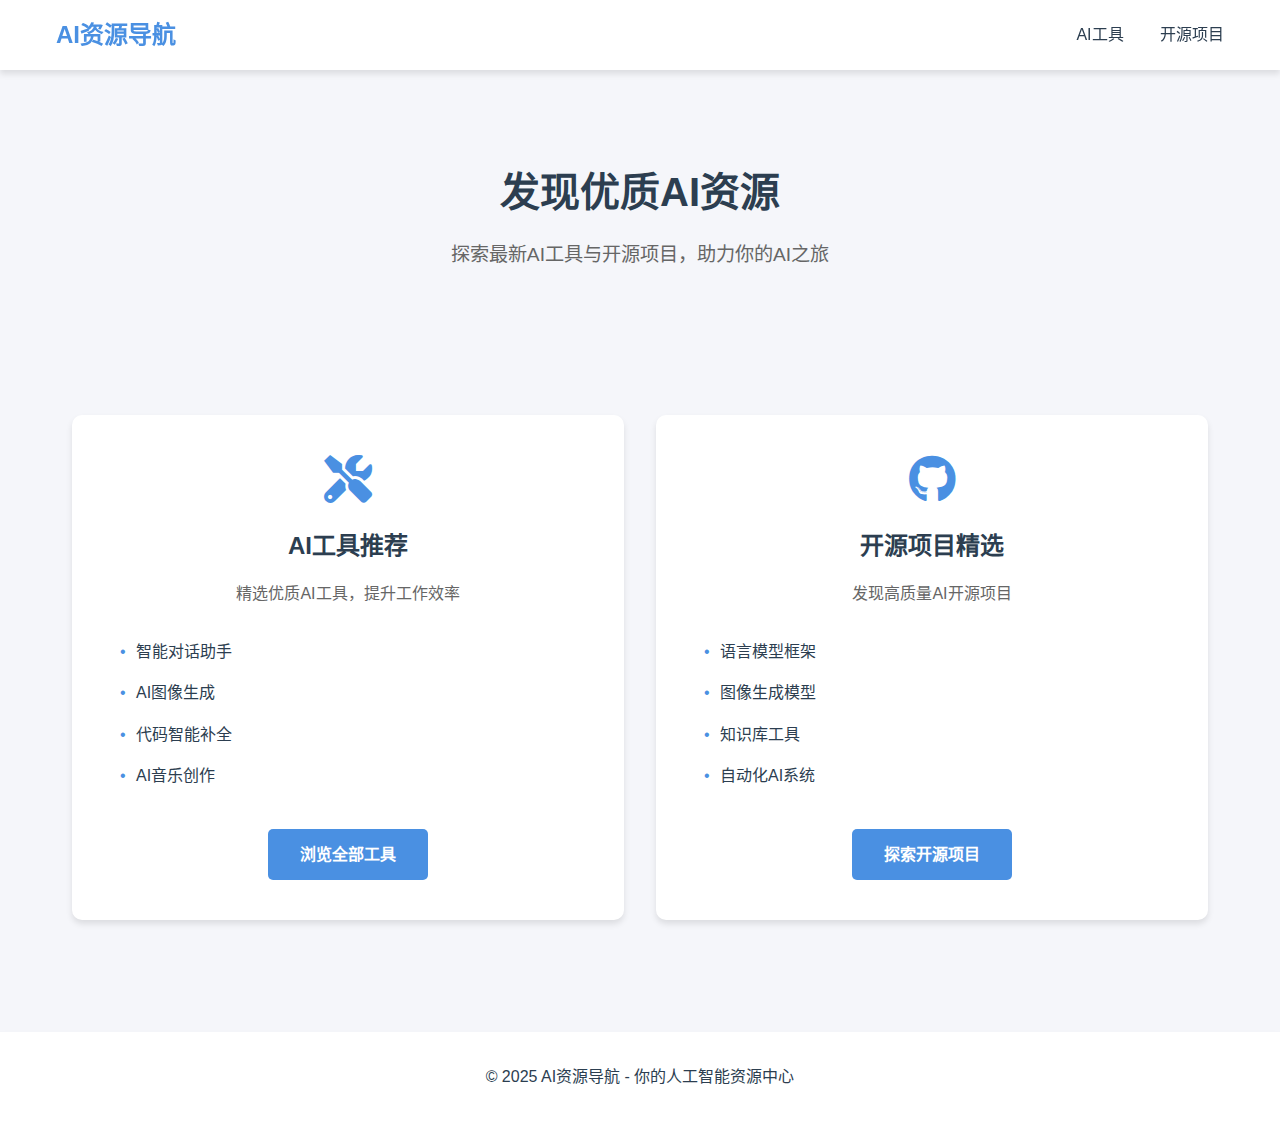
<file: index.html>
<!DOCTYPE html>
<html lang="zh-CN">
<head>
    <meta charset="UTF-8">
    <meta name="viewport" content="width=device-width, initial-scale=1.0">
    <title>AI资源导航 - 你的人工智能资源中心</title>
    <link rel="stylesheet" href="css/style.css">
    <link rel="stylesheet" href="https://cdnjs.cloudflare.com/ajax/libs/font-awesome/6.0.0/css/all.min.css">
</head>
<body>
    <header>
        <nav>
            <div class="logo"><a href="index.html">AI资源导航</a></div>
            <div class="nav-links">
                <a href="tools.html">AI工具</a>
                <a href="projects.html">开源项目</a>
            </div>
        </nav>
    </header>

    <main>
        <section class="hero">
            <h1>发现优质AI资源</h1>
            <p>探索最新AI工具与开源项目，助力你的AI之旅</p>
        </section>

        <section class="resources">
            <div class="featured-grid">
                <div class="featured-card tools">
                    <i class="fas fa-tools fa-3x"></i>
                    <h2>AI工具推荐</h2>
                    <p>精选优质AI工具，提升工作效率</p>
                    <ul>
                        <li>智能对话助手</li>
                        <li>AI图像生成</li>
                        <li>代码智能补全</li>
                        <li>AI音乐创作</li>
                    </ul>
                    <a href="tools.html" class="cta-button">浏览全部工具</a>
                </div>
                <div class="featured-card projects">
                    <i class="fab fa-github fa-3x"></i>
                    <h2>开源项目精选</h2>
                    <p>发现高质量AI开源项目</p>
                    <ul>
                        <li>语言模型框架</li>
                        <li>图像生成模型</li>
                        <li>知识库工具</li>
                        <li>自动化AI系统</li>
                    </ul>
                    <a href="projects.html" class="cta-button">探索开源项目</a>
                </div>
            </div>
        </section>
    </main>

    <footer>
        <p>&copy; 2025 AI资源导航 - 你的人工智能资源中心</p>
    </footer>
</body>
</html>
</file>
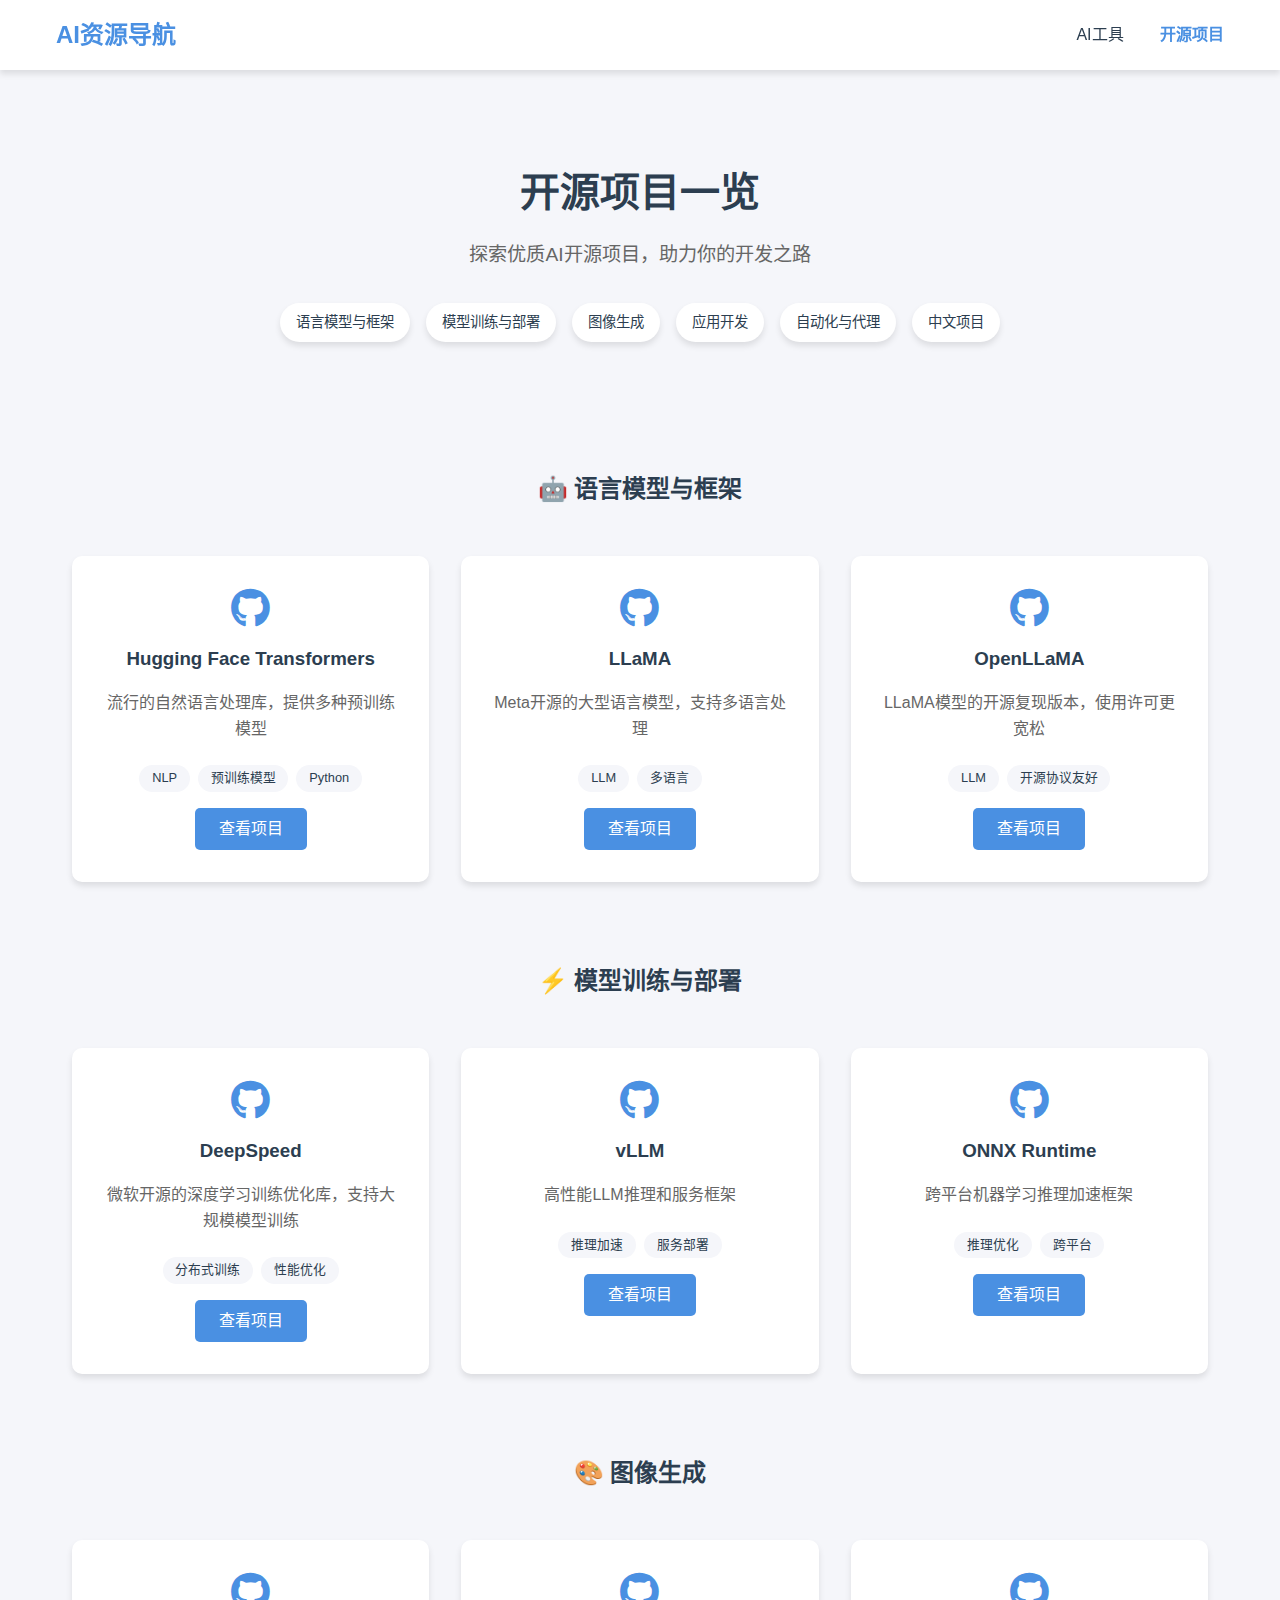
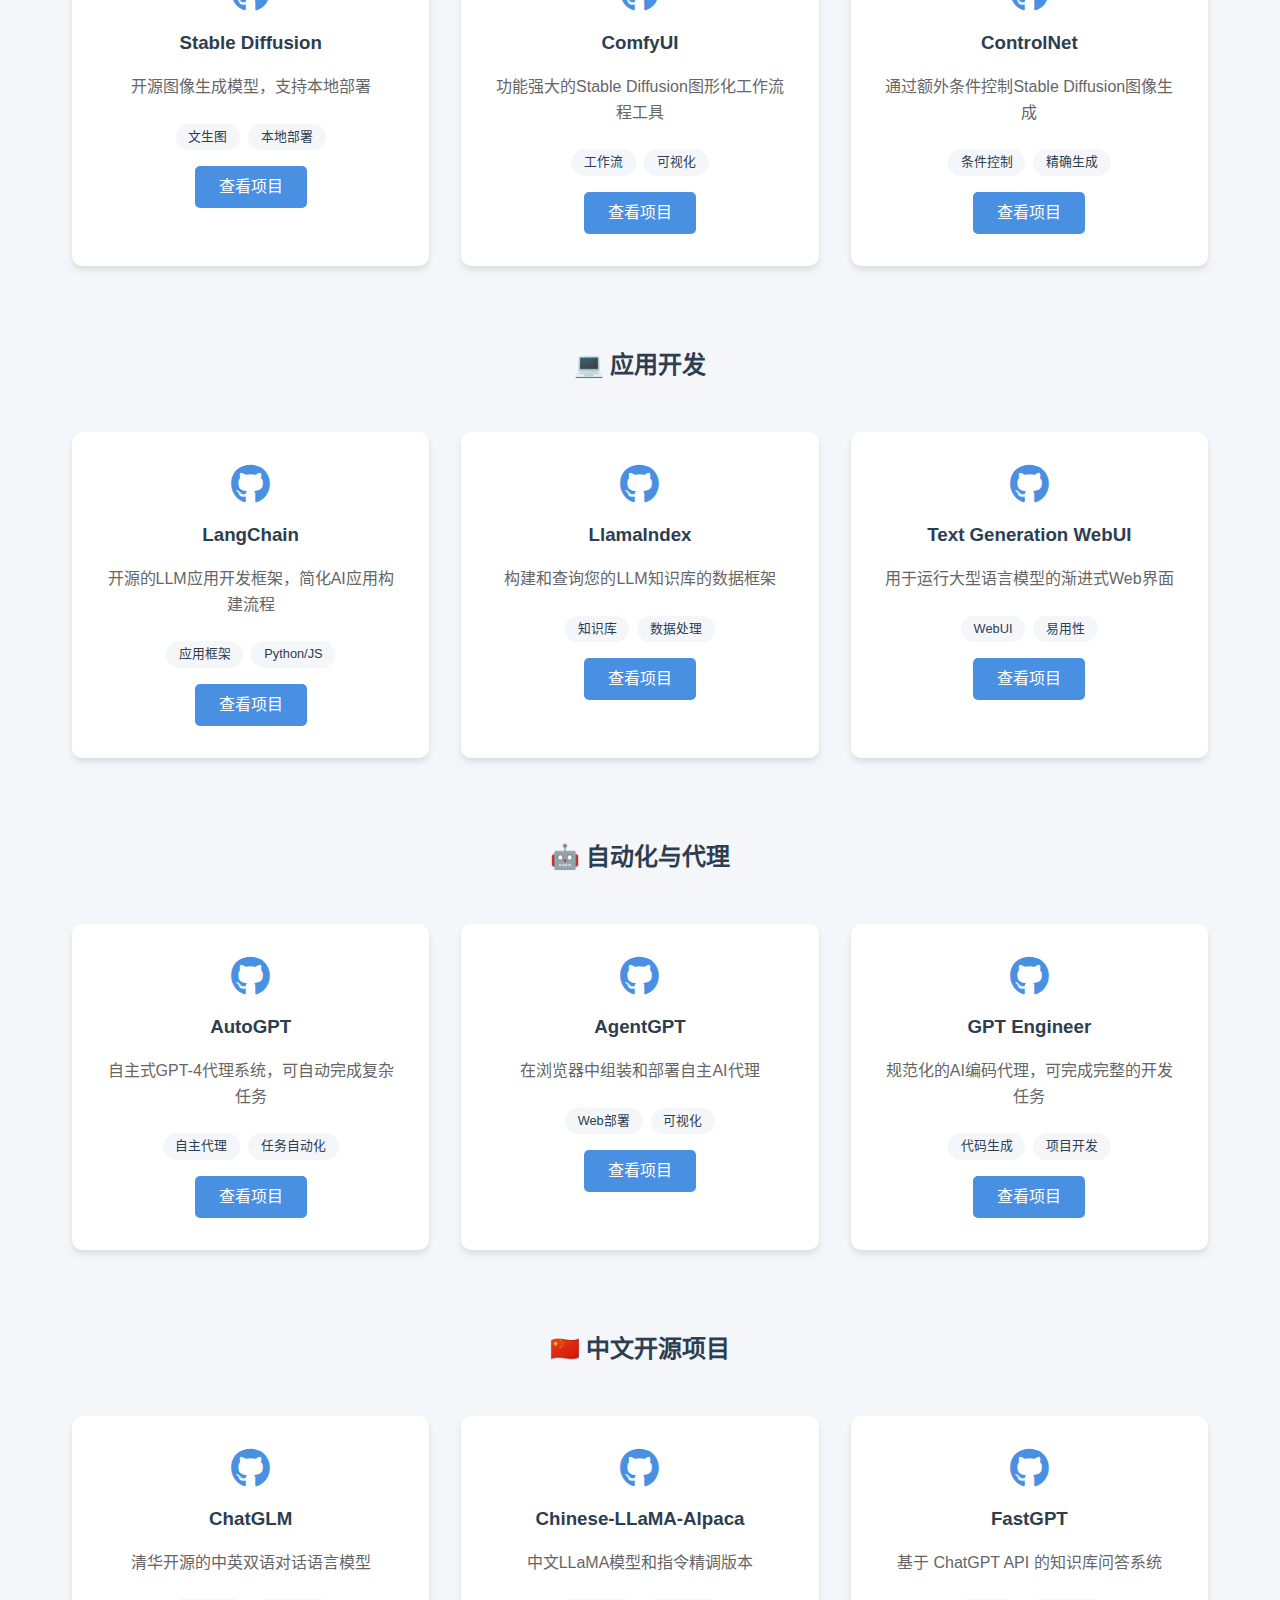
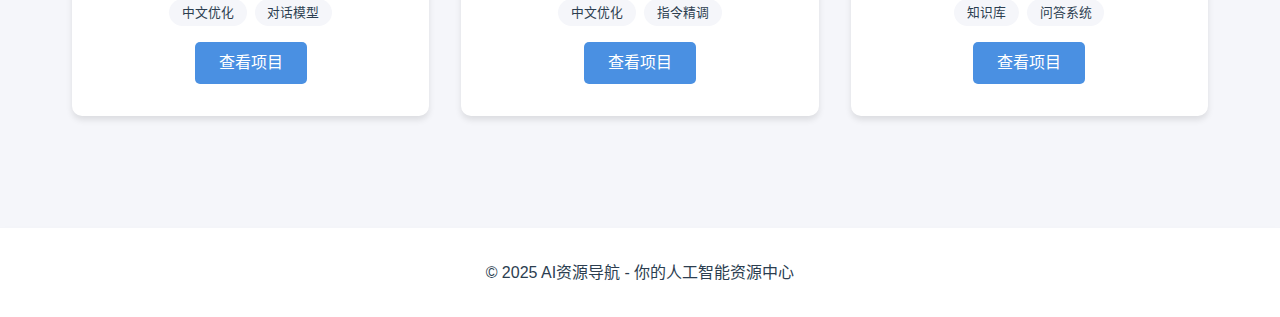
<file: projects.html>
<!DOCTYPE html>
<html lang="zh-CN">
<head>
    <meta charset="UTF-8">
    <meta name="viewport" content="width=device-width, initial-scale=1.0">
    <title>开源项目一览 - AI资源导航</title>
    <link rel="stylesheet" href="css/style.css">
    <link rel="stylesheet" href="https://cdnjs.cloudflare.com/ajax/libs/font-awesome/6.0.0/css/all.min.css">
</head>
<body>
    <header>
        <nav>
            <div class="logo"><a href="index.html">AI资源导航</a></div>
            <div class="nav-links">
                <a href="tools.html">AI工具</a>
                <a href="projects.html" class="active">开源项目</a>
            </div>
        </nav>
    </header>

    <main>
        <section class="hero">
            <h1>开源项目一览</h1>
            <p>探索优质AI开源项目，助力你的开发之路</p>
            <div class="category-nav">
                <a href="#llm" class="category-link">语言模型与框架</a>
                <a href="#training" class="category-link">模型训练与部署</a>
                <a href="#image" class="category-link">图像生成</a>
                <a href="#dev" class="category-link">应用开发</a>
                <a href="#agent" class="category-link">自动化与代理</a>
                <a href="#chinese" class="category-link">中文项目</a>
            </div>
        </section>

        <section id="llm" class="resources">
            <h2>🤖 语言模型与框架</h2>
            <div class="card-grid">
                <div class="card">
                    <i class="fab fa-github"></i>
                    <h3>Hugging Face Transformers</h3>
                    <p>流行的自然语言处理库，提供多种预训练模型</p>
                    <div class="tags">
                        <span class="tag">NLP</span>
                        <span class="tag">预训练模型</span>
                        <span class="tag">Python</span>
                    </div>
                    <a href="https://github.com/huggingface/transformers" target="_blank">查看项目</a>
                </div>
                <div class="card">
                    <i class="fab fa-github"></i>
                    <h3>LLaMA</h3>
                    <p>Meta开源的大型语言模型，支持多语言处理</p>
                    <div class="tags">
                        <span class="tag">LLM</span>
                        <span class="tag">多语言</span>
                    </div>
                    <a href="https://github.com/facebookresearch/llama" target="_blank">查看项目</a>
                </div>
                <div class="card">
                    <i class="fab fa-github"></i>
                    <h3>OpenLLaMA</h3>
                    <p>LLaMA模型的开源复现版本，使用许可更宽松</p>
                    <div class="tags">
                        <span class="tag">LLM</span>
                        <span class="tag">开源协议友好</span>
                    </div>
                    <a href="https://github.com/openlm-research/open_llama" target="_blank">查看项目</a>
                </div>
            </div>
        </section>

        <section id="training" class="resources">
            <h2>⚡ 模型训练与部署</h2>
            <div class="card-grid">
                <div class="card">
                    <i class="fab fa-github"></i>
                    <h3>DeepSpeed</h3>
                    <p>微软开源的深度学习训练优化库，支持大规模模型训练</p>
                    <div class="tags">
                        <span class="tag">分布式训练</span>
                        <span class="tag">性能优化</span>
                    </div>
                    <a href="https://github.com/microsoft/DeepSpeed" target="_blank">查看项目</a>
                </div>
                <div class="card">
                    <i class="fab fa-github"></i>
                    <h3>vLLM</h3>
                    <p>高性能LLM推理和服务框架</p>
                    <div class="tags">
                        <span class="tag">推理加速</span>
                        <span class="tag">服务部署</span>
                    </div>
                    <a href="https://github.com/vllm-project/vllm" target="_blank">查看项目</a>
                </div>
                <div class="card">
                    <i class="fab fa-github"></i>
                    <h3>ONNX Runtime</h3>
                    <p>跨平台机器学习推理加速框架</p>
                    <div class="tags">
                        <span class="tag">推理优化</span>
                        <span class="tag">跨平台</span>
                    </div>
                    <a href="https://github.com/microsoft/onnxruntime" target="_blank">查看项目</a>
                </div>
            </div>
        </section>

        <section id="image" class="resources">
            <h2>🎨 图像生成</h2>
            <div class="card-grid">
                <div class="card">
                    <i class="fab fa-github"></i>
                    <h3>Stable Diffusion</h3>
                    <p>开源图像生成模型，支持本地部署</p>
                    <div class="tags">
                        <span class="tag">文生图</span>
                        <span class="tag">本地部署</span>
                    </div>
                    <a href="https://github.com/CompVis/stable-diffusion" target="_blank">查看项目</a>
                </div>
                <div class="card">
                    <i class="fab fa-github"></i>
                    <h3>ComfyUI</h3>
                    <p>功能强大的Stable Diffusion图形化工作流程工具</p>
                    <div class="tags">
                        <span class="tag">工作流</span>
                        <span class="tag">可视化</span>
                    </div>
                    <a href="https://github.com/comfyanonymous/ComfyUI" target="_blank">查看项目</a>
                </div>
                <div class="card">
                    <i class="fab fa-github"></i>
                    <h3>ControlNet</h3>
                    <p>通过额外条件控制Stable Diffusion图像生成</p>
                    <div class="tags">
                        <span class="tag">条件控制</span>
                        <span class="tag">精确生成</span>
                    </div>
                    <a href="https://github.com/lllyasviel/ControlNet" target="_blank">查看项目</a>
                </div>
            </div>
        </section>

        <section id="dev" class="resources">
            <h2>💻 应用开发</h2>
            <div class="card-grid">
                <div class="card">
                    <i class="fab fa-github"></i>
                    <h3>LangChain</h3>
                    <p>开源的LLM应用开发框架，简化AI应用构建流程</p>
                    <div class="tags">
                        <span class="tag">应用框架</span>
                        <span class="tag">Python/JS</span>
                    </div>
                    <a href="https://github.com/hwchase17/langchain" target="_blank">查看项目</a>
                </div>
                <div class="card">
                    <i class="fab fa-github"></i>
                    <h3>LlamaIndex</h3>
                    <p>构建和查询您的LLM知识库的数据框架</p>
                    <div class="tags">
                        <span class="tag">知识库</span>
                        <span class="tag">数据处理</span>
                    </div>
                    <a href="https://github.com/jerryjliu/llama_index" target="_blank">查看项目</a>
                </div>
                <div class="card">
                    <i class="fab fa-github"></i>
                    <h3>Text Generation WebUI</h3>
                    <p>用于运行大型语言模型的渐进式Web界面</p>
                    <div class="tags">
                        <span class="tag">WebUI</span>
                        <span class="tag">易用性</span>
                    </div>
                    <a href="https://github.com/oobabooga/text-generation-webui" target="_blank">查看项目</a>
                </div>
            </div>
        </section>

        <section id="agent" class="resources">
            <h2>🤖 自动化与代理</h2>
            <div class="card-grid">
                <div class="card">
                    <i class="fab fa-github"></i>
                    <h3>AutoGPT</h3>
                    <p>自主式GPT-4代理系统，可自动完成复杂任务</p>
                    <div class="tags">
                        <span class="tag">自主代理</span>
                        <span class="tag">任务自动化</span>
                    </div>
                    <a href="https://github.com/Significant-Gravitas/Auto-GPT" target="_blank">查看项目</a>
                </div>
                <div class="card">
                    <i class="fab fa-github"></i>
                    <h3>AgentGPT</h3>
                    <p>在浏览器中组装和部署自主AI代理</p>
                    <div class="tags">
                        <span class="tag">Web部署</span>
                        <span class="tag">可视化</span>
                    </div>
                    <a href="https://github.com/reworkd/AgentGPT" target="_blank">查看项目</a>
                </div>
                <div class="card">
                    <i class="fab fa-github"></i>
                    <h3>GPT Engineer</h3>
                    <p>规范化的AI编码代理，可完成完整的开发任务</p>
                    <div class="tags">
                        <span class="tag">代码生成</span>
                        <span class="tag">项目开发</span>
                    </div>
                    <a href="https://github.com/AntonOsika/gpt-engineer" target="_blank">查看项目</a>
                </div>
            </div>
        </section>

        <section id="chinese" class="resources">
            <h2>🇨🇳 中文开源项目</h2>
            <div class="card-grid">
                <div class="card">
                    <i class="fab fa-github"></i>
                    <h3>ChatGLM</h3>
                    <p>清华开源的中英双语对话语言模型</p>
                    <div class="tags">
                        <span class="tag">中文优化</span>
                        <span class="tag">对话模型</span>
                    </div>
                    <a href="https://github.com/THUDM/ChatGLM-6B" target="_blank">查看项目</a>
                </div>
                <div class="card">
                    <i class="fab fa-github"></i>
                    <h3>Chinese-LLaMA-Alpaca</h3>
                    <p>中文LLaMA模型和指令精调版本</p>
                    <div class="tags">
                        <span class="tag">中文优化</span>
                        <span class="tag">指令精调</span>
                    </div>
                    <a href="https://github.com/ymcui/Chinese-LLaMA-Alpaca" target="_blank">查看项目</a>
                </div>
                <div class="card">
                    <i class="fab fa-github"></i>
                    <h3>FastGPT</h3>
                    <p>基于 ChatGPT API 的知识库问答系统</p>
                    <div class="tags">
                        <span class="tag">知识库</span>
                        <span class="tag">问答系统</span>
                    </div>
                    <a href="https://github.com/labring/FastGPT" target="_blank">查看项目</a>
                </div>
            </div>
        </section>
    </main>

    <footer>
        <p>&copy; 2025 AI资源导航 - 你的人工智能资源中心</p>
    </footer>
</body>
</html>
</file>
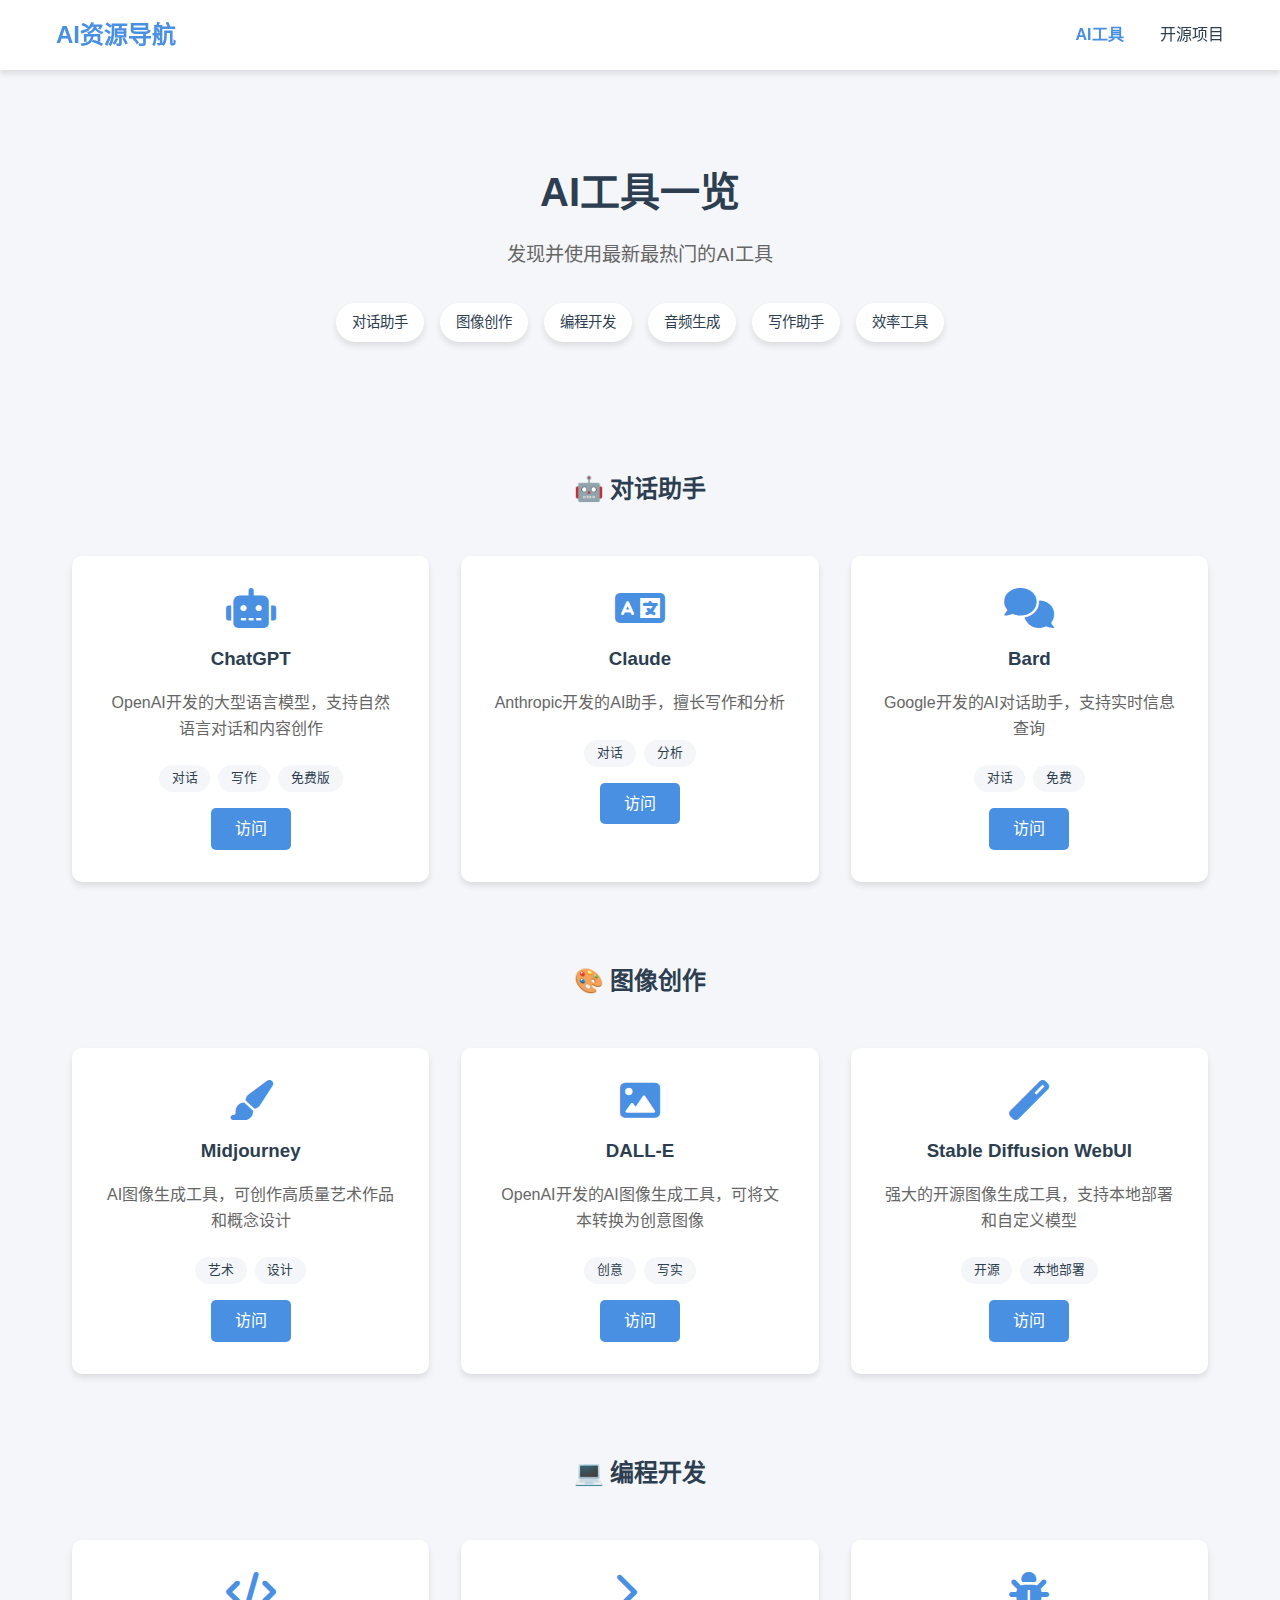
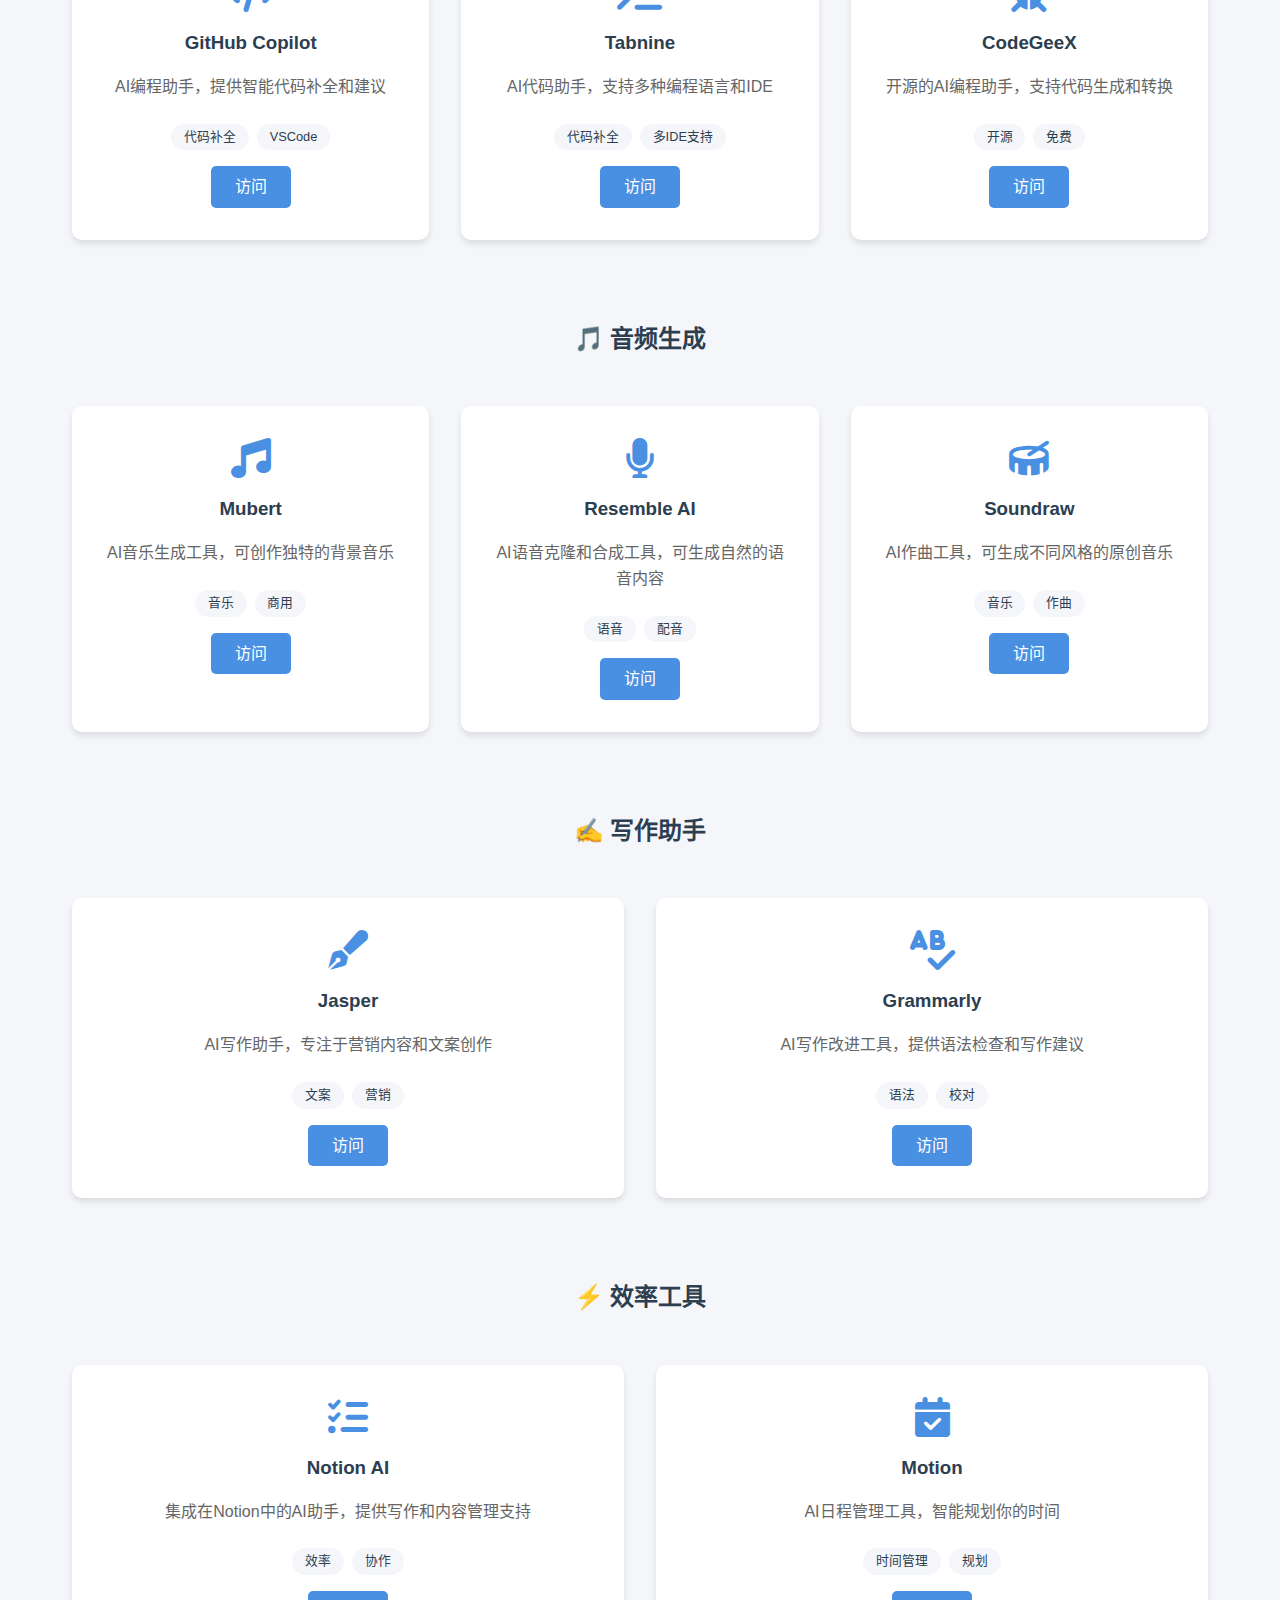
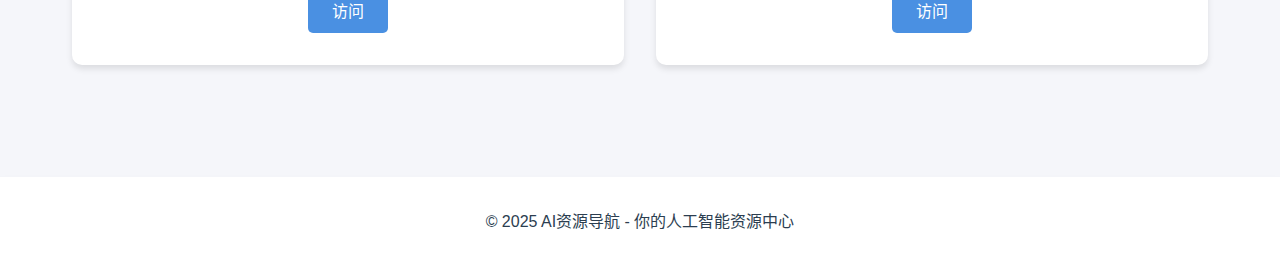
<file: tools.html>
<!DOCTYPE html>
<html lang="zh-CN">
<head>
    <meta charset="UTF-8">
    <meta name="viewport" content="width=device-width, initial-scale=1.0">
    <title>AI工具一览 - AI资源导航</title>
    <link rel="stylesheet" href="css/style.css">
    <link rel="stylesheet" href="https://cdnjs.cloudflare.com/ajax/libs/font-awesome/6.0.0/css/all.min.css">
</head>
<body>
    <header>
        <nav>
            <div class="logo"><a href="index.html">AI资源导航</a></div>
            <div class="nav-links">
                <a href="tools.html" class="active">AI工具</a>
                <a href="projects.html">开源项目</a>
            </div>
        </nav>
    </header>

    <main>
        <section class="hero">
            <h1>AI工具一览</h1>
            <p>发现并使用最新最热门的AI工具</p>
            <div class="category-nav">
                <a href="#chatbots" class="category-link">对话助手</a>
                <a href="#image" class="category-link">图像创作</a>
                <a href="#code" class="category-link">编程开发</a>
                <a href="#audio" class="category-link">音频生成</a>
                <a href="#writing" class="category-link">写作助手</a>
                <a href="#productivity" class="category-link">效率工具</a>
            </div>
        </section>

        <section id="chatbots" class="resources">
            <h2>🤖 对话助手</h2>
            <div class="card-grid">
                <div class="card">
                    <i class="fas fa-robot"></i>
                    <h3>ChatGPT</h3>
                    <p>OpenAI开发的大型语言模型，支持自然语言对话和内容创作</p>
                    <div class="tags">
                        <span class="tag">对话</span>
                        <span class="tag">写作</span>
                        <span class="tag">免费版</span>
                    </div>
                    <a href="https://chat.openai.com" target="_blank">访问</a>
                </div>
                <div class="card">
                    <i class="fas fa-language"></i>
                    <h3>Claude</h3>
                    <p>Anthropic开发的AI助手，擅长写作和分析</p>
                    <div class="tags">
                        <span class="tag">对话</span>
                        <span class="tag">分析</span>
                    </div>
                    <a href="https://www.anthropic.com/claude" target="_blank">访问</a>
                </div>
                <div class="card">
                    <i class="fas fa-comments"></i>
                    <h3>Bard</h3>
                    <p>Google开发的AI对话助手，支持实时信息查询</p>
                    <div class="tags">
                        <span class="tag">对话</span>
                        <span class="tag">免费</span>
                    </div>
                    <a href="https://bard.google.com" target="_blank">访问</a>
                </div>
            </div>
        </section>

        <section id="image" class="resources">
            <h2>🎨 图像创作</h2>
            <div class="card-grid">
                <div class="card">
                    <i class="fas fa-paint-brush"></i>
                    <h3>Midjourney</h3>
                    <p>AI图像生成工具，可创作高质量艺术作品和概念设计</p>
                    <div class="tags">
                        <span class="tag">艺术</span>
                        <span class="tag">设计</span>
                    </div>
                    <a href="https://www.midjourney.com" target="_blank">访问</a>
                </div>
                <div class="card">
                    <i class="fas fa-image"></i>
                    <h3>DALL-E</h3>
                    <p>OpenAI开发的AI图像生成工具，可将文本转换为创意图像</p>
                    <div class="tags">
                        <span class="tag">创意</span>
                        <span class="tag">写实</span>
                    </div>
                    <a href="https://openai.com/dall-e-2" target="_blank">访问</a>
                </div>
                <div class="card">
                    <i class="fas fa-magic"></i>
                    <h3>Stable Diffusion WebUI</h3>
                    <p>强大的开源图像生成工具，支持本地部署和自定义模型</p>
                    <div class="tags">
                        <span class="tag">开源</span>
                        <span class="tag">本地部署</span>
                    </div>
                    <a href="https://github.com/AUTOMATIC1111/stable-diffusion-webui" target="_blank">访问</a>
                </div>
            </div>
        </section>

        <section id="code" class="resources">
            <h2>💻 编程开发</h2>
            <div class="card-grid">
                <div class="card">
                    <i class="fas fa-code"></i>
                    <h3>GitHub Copilot</h3>
                    <p>AI编程助手，提供智能代码补全和建议</p>
                    <div class="tags">
                        <span class="tag">代码补全</span>
                        <span class="tag">VSCode</span>
                    </div>
                    <a href="https://github.com/features/copilot" target="_blank">访问</a>
                </div>
                <div class="card">
                    <i class="fas fa-terminal"></i>
                    <h3>Tabnine</h3>
                    <p>AI代码助手，支持多种编程语言和IDE</p>
                    <div class="tags">
                        <span class="tag">代码补全</span>
                        <span class="tag">多IDE支持</span>
                    </div>
                    <a href="https://www.tabnine.com" target="_blank">访问</a>
                </div>
                <div class="card">
                    <i class="fas fa-bug"></i>
                    <h3>CodeGeeX</h3>
                    <p>开源的AI编程助手，支持代码生成和转换</p>
                    <div class="tags">
                        <span class="tag">开源</span>
                        <span class="tag">免费</span>
                    </div>
                    <a href="https://codegeex.cn" target="_blank">访问</a>
                </div>
            </div>
        </section>

        <section id="audio" class="resources">
            <h2>🎵 音频生成</h2>
            <div class="card-grid">
                <div class="card">
                    <i class="fas fa-music"></i>
                    <h3>Mubert</h3>
                    <p>AI音乐生成工具，可创作独特的背景音乐</p>
                    <div class="tags">
                        <span class="tag">音乐</span>
                        <span class="tag">商用</span>
                    </div>
                    <a href="https://mubert.com" target="_blank">访问</a>
                </div>
                <div class="card">
                    <i class="fas fa-microphone"></i>
                    <h3>Resemble AI</h3>
                    <p>AI语音克隆和合成工具，可生成自然的语音内容</p>
                    <div class="tags">
                        <span class="tag">语音</span>
                        <span class="tag">配音</span>
                    </div>
                    <a href="https://www.resemble.ai" target="_blank">访问</a>
                </div>
                <div class="card">
                    <i class="fas fa-drum"></i>
                    <h3>Soundraw</h3>
                    <p>AI作曲工具，可生成不同风格的原创音乐</p>
                    <div class="tags">
                        <span class="tag">音乐</span>
                        <span class="tag">作曲</span>
                    </div>
                    <a href="https://soundraw.io" target="_blank">访问</a>
                </div>
            </div>
        </section>

        <section id="writing" class="resources">
            <h2>✍️ 写作助手</h2>
            <div class="card-grid">
                <div class="card">
                    <i class="fas fa-pen-fancy"></i>
                    <h3>Jasper</h3>
                    <p>AI写作助手，专注于营销内容和文案创作</p>
                    <div class="tags">
                        <span class="tag">文案</span>
                        <span class="tag">营销</span>
                    </div>
                    <a href="https://www.jasper.ai" target="_blank">访问</a>
                </div>
                <div class="card">
                    <i class="fas fa-spell-check"></i>
                    <h3>Grammarly</h3>
                    <p>AI写作改进工具，提供语法检查和写作建议</p>
                    <div class="tags">
                        <span class="tag">语法</span>
                        <span class="tag">校对</span>
                    </div>
                    <a href="https://www.grammarly.com" target="_blank">访问</a>
                </div>
            </div>
        </section>

        <section id="productivity" class="resources">
            <h2>⚡ 效率工具</h2>
            <div class="card-grid">
                <div class="card">
                    <i class="fas fa-tasks"></i>
                    <h3>Notion AI</h3>
                    <p>集成在Notion中的AI助手，提供写作和内容管理支持</p>
                    <div class="tags">
                        <span class="tag">效率</span>
                        <span class="tag">协作</span>
                    </div>
                    <a href="https://www.notion.so/ai" target="_blank">访问</a>
                </div>
                <div class="card">
                    <i class="fas fa-calendar-check"></i>
                    <h3>Motion</h3>
                    <p>AI日程管理工具，智能规划你的时间</p>
                    <div class="tags">
                        <span class="tag">时间管理</span>
                        <span class="tag">规划</span>
                    </div>
                    <a href="https://www.usemotion.com" target="_blank">访问</a>
                </div>
            </div>
        </section>
    </main>

    <footer>
        <p>&copy; 2025 AI资源导航 - 你的人工智能资源中心</p>
    </footer>
</body>
</html>
</file>
<file: css/style.css>
:root {
    --primary-color: #4a90e2;
    --secondary-color: #2c3e50;
    --background-color: #f5f6fa;
    --card-background: #ffffff;
    --text-color: #2c3e50;
    --shadow: 0 4px 6px rgba(0, 0, 0, 0.1);
}

* {
    margin: 0;
    padding: 0;
    box-sizing: border-box;
}

body {
    font-family: -apple-system, BlinkMacSystemFont, 'Segoe UI', Roboto, Oxygen, Ubuntu, Cantarell, sans-serif;
    line-height: 1.6;
    color: var(--text-color);
    background-color: var(--background-color);
}

header {
    background-color: var(--card-background);
    box-shadow: var(--shadow);
    position: fixed;
    width: 100%;
    top: 0;
    z-index: 1000;
}

nav {
    max-width: 1200px;
    margin: 0 auto;
    padding: 1rem;
    display: flex;
    justify-content: space-between;
    align-items: center;
}

.logo {
    font-size: 1.5rem;
    font-weight: bold;
    color: var(--primary-color);
}

.logo a {
    color: var(--primary-color);
    text-decoration: none;
}

.nav-links a {
    color: var(--text-color);
    text-decoration: none;
    margin-left: 2rem;
    transition: color 0.3s ease;
}

.nav-links a:hover {
    color: var(--primary-color);
}

.nav-links a.active {
    color: var(--primary-color);
    font-weight: 600;
}

main {
    max-width: 1200px;
    margin: 0 auto;
    padding: 6rem 1rem 2rem;
}

.hero {
    text-align: center;
    padding: 4rem 0;
}

.hero h1 {
    font-size: 2.5rem;
    margin-bottom: 1rem;
    color: var(--secondary-color);
}

.hero p {
    font-size: 1.2rem;
    color: #666;
}

.resources {
    margin: 4rem 0;
}

.resources h2 {
    text-align: center;
    margin-bottom: 2rem;
    color: var(--secondary-color);
    display: flex;
    align-items: center;
    justify-content: center;
    gap: 0.5rem;
}

.card-grid {
    display: grid;
    grid-template-columns: repeat(auto-fit, minmax(250px, 1fr));
    gap: 2rem;
    padding: 1rem;
}

.card {
    background: var(--card-background);
    border-radius: 10px;
    padding: 2rem;
    text-align: center;
    box-shadow: var(--shadow);
    transition: transform 0.3s ease;
}

.card:hover {
    transform: translateY(-5px);
}

.card i {
    font-size: 2.5rem;
    color: var(--primary-color);
    margin-bottom: 1rem;
}

.card h3 {
    margin-bottom: 1rem;
    color: var(--secondary-color);
}

.card p {
    margin-bottom: 1.5rem;
    color: #666;
}

.card a {
    display: inline-block;
    padding: 0.5rem 1.5rem;
    background-color: var(--primary-color);
    color: white;
    text-decoration: none;
    border-radius: 5px;
    transition: background-color 0.3s ease;
}

.card a:hover {
    background-color: #357abd;
}

.featured-grid {
    display: grid;
    grid-template-columns: repeat(auto-fit, minmax(300px, 1fr));
    gap: 2rem;
    padding: 1rem;
}

.featured-card {
    background: var(--card-background);
    border-radius: 10px;
    padding: 2.5rem;
    text-align: center;
    box-shadow: var(--shadow);
    transition: transform 0.3s ease;
}

.featured-card:hover {
    transform: translateY(-5px);
}

.featured-card i {
    color: var(--primary-color);
    margin-bottom: 1.5rem;
}

.featured-card h2 {
    color: var(--secondary-color);
    margin-bottom: 1rem;
}

.featured-card p {
    color: #666;
    margin-bottom: 1.5rem;
}

.featured-card ul {
    list-style: none;
    padding: 0;
    margin-bottom: 2rem;
    text-align: left;
}

.featured-card ul li {
    padding: 0.5rem 0;
    color: var(--text-color);
    position: relative;
    padding-left: 1.5rem;
}

.featured-card ul li:before {
    content: "•";
    color: var(--primary-color);
    position: absolute;
    left: 0.5rem;
}

.featured-card .cta-button {
    display: inline-block;
    padding: 0.8rem 2rem;
    background-color: var(--primary-color);
    color: white;
    text-decoration: none;
    border-radius: 5px;
    font-weight: 600;
    transition: background-color 0.3s ease;
}

.featured-card .cta-button:hover {
    background-color: #357abd;
}

footer {
    text-align: center;
    padding: 2rem;
    background-color: var(--card-background);
    color: var(--text-color);
    box-shadow: var(--shadow);
}

/* 分类导航 */
.category-nav {
    display: flex;
    flex-wrap: wrap;
    gap: 1rem;
    justify-content: center;
    margin-top: 2rem;
}

.category-link {
    background-color: var(--card-background);
    color: var(--text-color);
    padding: 0.5rem 1rem;
    border-radius: 20px;
    text-decoration: none;
    font-size: 0.9rem;
    transition: all 0.3s ease;
    box-shadow: var(--shadow);
}

.category-link:hover {
    background-color: var(--primary-color);
    color: white;
    transform: translateY(-2px);
}

/* 标签样式 */
.tags {
    display: flex;
    flex-wrap: wrap;
    gap: 0.5rem;
    margin: 1rem 0;
    justify-content: center;
}

.tag {
    background-color: var(--background-color);
    color: var(--text-color);
    padding: 0.2rem 0.8rem;
    border-radius: 15px;
    font-size: 0.8rem;
    transition: all 0.3s ease;
}

.tag:hover {
    background-color: var(--primary-color);
    color: white;
}

@media (max-width: 768px) {
    nav {
        flex-direction: column;
        text-align: center;
    }

    .nav-links {
        margin-top: 1rem;
    }

    .nav-links a {
        margin: 0 1rem;
    }

    .hero h1 {
        font-size: 2rem;
    }

    .card-grid {
        grid-template-columns: 1fr;
    }

    .featured-grid {
        grid-template-columns: 1fr;
    }

    .category-nav {
        padding: 0 1rem;
    }
    
    .category-link {
        font-size: 0.8rem;
        padding: 0.4rem 0.8rem;
    }
}
</file>
